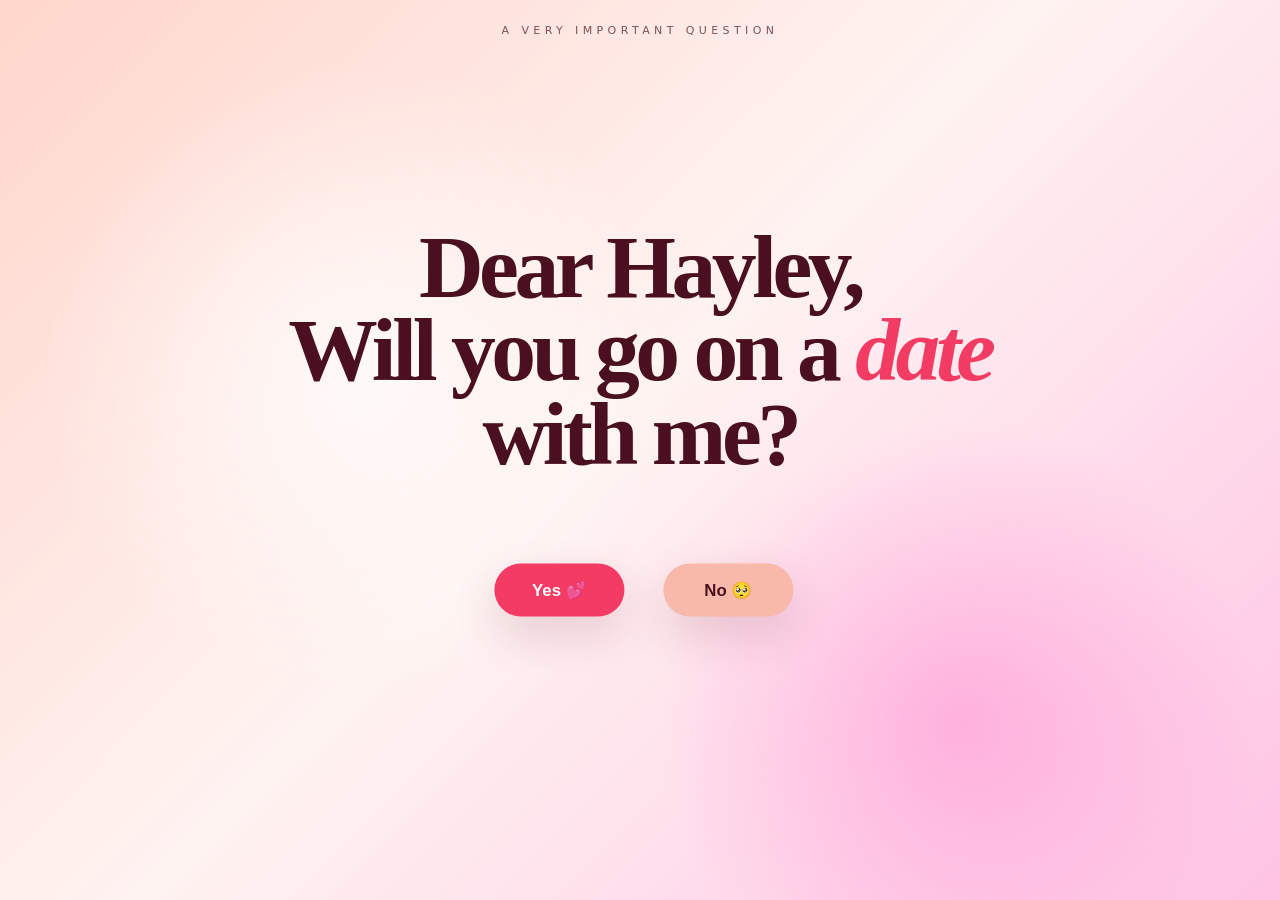
<file: index.html>
<!DOCTYPE html>
<html lang="en">
  <head>
    <meta charset="UTF-8" />
    <meta name="viewport" content="width=device-width, initial-scale=1.0" />
    <title>A Very Important Question</title>

    <link rel="stylesheet" href="styles.css" />
    <script src="script.js" defer></script>
  </head>

  <body>
    <main class="page">
      <p class="eyebrow">A VERY IMPORTANT QUESTION</p>

      <section class="hero" aria-label="Question card">
        <h1 class="title">
          Dear Hayley,<br />
          Will you go on a <span>date</span><br />
          with me?
        </h1>

        <div class="button-stage" id="button-stage">
          <button id="yes-button" class="answer answer--yes" type="button">
            Yes 💕
          </button>

          <button id="no-button" class="answer answer--no" type="button">
            No 🥺
          </button>
        </div>
      </section>
    </main>

    <div
      class="confetti-layer"
      id="confetti-layer"
      aria-hidden="true"
    ></div>
  </body>
</html>
</file>
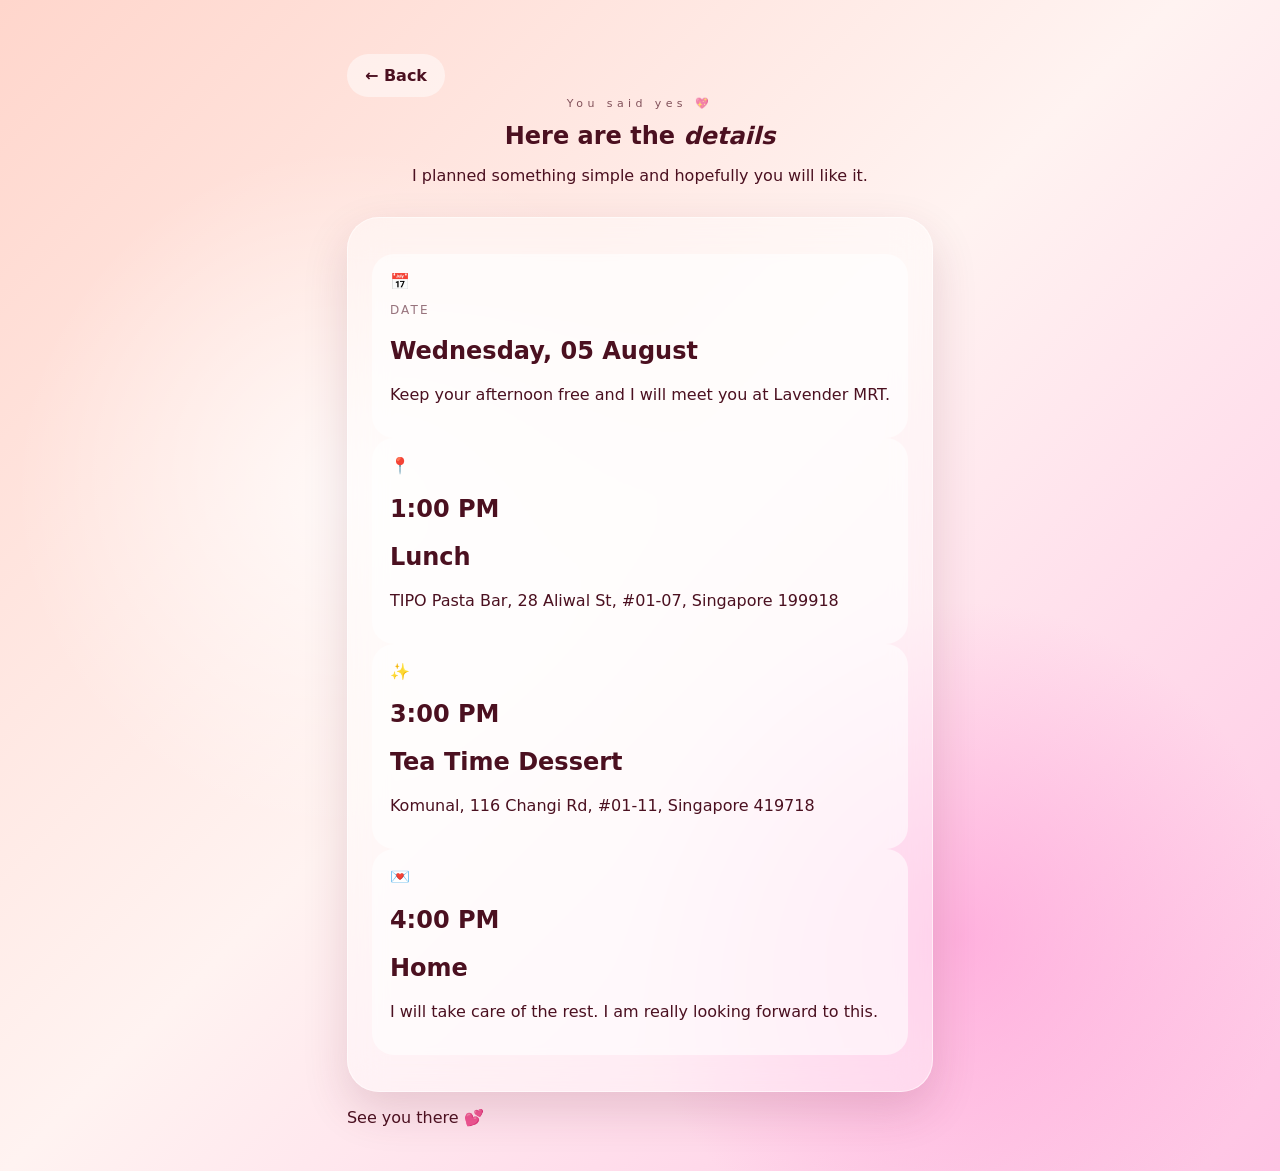
<file: date-details.html>
<!doctype html>
<html lang="en">
<head>
  <meta charset="UTF-8" />
  <meta name="viewport" content="width=device-width, initial-scale=1.0" />
  <meta name="theme-color" content="#ffe3e7" />
  <meta name="description" content="The details for our date." />
  <title>Our Date Details</title>

  <link rel="preconnect" href="https://fonts.googleapis.com" />
  <link rel="preconnect" href="https://fonts.gstatic.com" crossorigin />

  <link
    href="https://fonts.googleapis.com/css2?family=DM+Sans:wght@400;500;600&family=DM+Serif+Display:ital@0;1&display=swap"
    rel="stylesheet"
  />

  <link rel="stylesheet" href="styles.css?v=3" />
</head>

<body class="details-page">
  <main class="details-shell">
    <a class="back-link" href="index.html">← Back</a>

    <section class="details-hero">
      <p class="eyebrow">You said yes 💖</p>

      <h1>Here are the <em>details</em></h1>

      <p class="details-intro">
        I planned something simple and hopefully you will like it.
      </p>
    </section>

    <section class="details-card" aria-label="Date information">
      <article class="detail-item">
        <span class="detail-icon" aria-hidden="true">📅</span>

        <div>
          <p class="detail-label">Date</p>
          <h2>Wednesday, 05 August</h2>

          <p>
            Keep your afternoon free and I will meet you at Lavender MRT.
          </p>
        </div>
      </article>

      <article class="detail-item">
        <span class="detail-icon" aria-hidden="true">📍</span>

        <div>
          <h2>1:00 PM</h2>
          <h2>Lunch</h2>

          <p>
            TIPO Pasta Bar, 28 Aliwal St, #01-07, Singapore 199918
          </p>
        </div>
      </article>

      <article class="detail-item">
        <span class="detail-icon" aria-hidden="true">✨</span>

        <div>
          <h2>3:00 PM</h2>
          <h2>Tea Time Dessert</h2>

          <p>
            Komunal, 116 Changi Rd, #01-11, Singapore 419718
          </p>
        </div>
      </article>

      <article class="detail-item">
        <span class="detail-icon" aria-hidden="true">💌</span>

        <div>
          <h2>4:00 PM</h2>
          <h2>Home</h2>

          <p>
            I will take care of the rest. I am really looking forward to this.
          </p>
        </div>
      </article>
    </section>

    <section class="details-note">
      <p>See you there 💕</p>
    </section>
  </main>

  <script>
    if (sessionStorage.getItem('dateAccepted') === 'true') {
      document.body.classList.add('accepted-visit');
    }
  </script>
</body>
</html>
</file>
<file: styles.css>
:root {
  --background-one: #ffd6cc;
  --background-two: #fff3f1;
  --background-three: #ffc3e4;
  --text: #4b1020;
  --yes: #f43b63;
  --no: #f8b8aa;
  --shadow: 0 18px 45px rgba(103, 31, 53, 0.16);
}

* {
  box-sizing: border-box;
}

html,
body {
  margin: 0;
  min-height: 100%;
}

body {
  font-family: Inter, system-ui, -apple-system, BlinkMacSystemFont, "Segoe UI", sans-serif;
  color: var(--text);
  background:
    radial-gradient(circle at 75% 80%, rgba(255, 141, 211, 0.52), transparent 25%),
    radial-gradient(circle at 28% 42%, rgba(255, 255, 255, 0.75), transparent 30%),
    linear-gradient(135deg, var(--background-one), var(--background-two) 48%, var(--background-three));
}

.page {
  min-height: 100vh;
  display: grid;
  place-items: center;
  padding: 28px 18px;
  text-align: center;
}

.eyebrow {
  position: absolute;
  top: 24px;
  left: 0;
  right: 0;
  margin: 0;
  font-size: 11px;
  letter-spacing: 0.4em;
  color: rgba(75, 16, 32, 0.7);
}

.hero {
  width: min(920px, 100%);
}

.title {
  margin: 0;
  font-family: Georgia, "Times New Roman", serif;
  font-size: clamp(3.2rem, 7vw, 6.8rem);
  line-height: 0.93;
  letter-spacing: -0.05em;
  color: var(--text);
}

.title span {
  color: var(--yes);
  font-style: italic;
}

.subtitle {
  max-width: 540px;
  margin: 24px auto 0;
  line-height: 1.6;
  color: rgba(75, 16, 32, 0.8);
}

.button-stage {
  position: relative;
  width: min(430px, 100%);
  height: 170px;
  margin: 30px auto 0;
}

.answer {
  border: 0;
  border-radius: 999px;
  min-width: 130px;
  padding: 16px 28px;
  font-size: 1.05rem;
  font-weight: 700;
  cursor: pointer;
  box-shadow: var(--shadow);
  transition: box-shadow 0.18s ease, opacity 0.18s ease;
  user-select: none;
}

.answer:hover {
  box-shadow: 0 22px 55px rgba(103, 31, 53, 0.2);
}

.answer:focus-visible {
  outline: 3px solid rgba(75, 16, 32, 0.25);
  outline-offset: 4px;
}

/* The Yes button never moves. */
#yes-button {
  position: absolute;
  left: 50%;
  top: 50%;
  transform: translate(-112%, -50%);
  z-index: 2;
  background: var(--yes);
  color: white;
}

/* Only the No button is repositioned by JavaScript. */
#no-button {
  position: absolute;
  left: 50%;
  top: 50%;
  transform: translate(18%, -50%);
  z-index: 3;
  background: var(--no);
  color: var(--text);
}

.details-page {
  min-height: 100vh;
  display: grid;
  place-items: center;
  padding: 28px 18px;
}

.details-card {
  width: min(760px, 100%);
  padding: 36px 24px;
  text-align: center;
  border: 1px solid rgba(255, 255, 255, 0.55);
  border-radius: 32px;
  background: rgba(255, 255, 255, 0.42);
  backdrop-filter: blur(18px);
  box-shadow: var(--shadow);
}

.details-kicker {
  margin: 0 0 10px;
  font-size: 11px;
  letter-spacing: 0.4em;
  color: rgba(75, 16, 32, 0.7);
}

.details-title {
  margin: 0;
  font-family: Georgia, "Times New Roman", serif;
  font-size: clamp(2.7rem, 6vw, 4.8rem);
  line-height: 1;
}

.details-copy {
  max-width: 560px;
  margin: 18px auto 0;
  line-height: 1.7;
  color: rgba(75, 16, 32, 0.82);
}

.detail-grid {
  display: grid;
  grid-template-columns: repeat(auto-fit, minmax(190px, 1fr));
  gap: 14px;
  margin-top: 28px;
}

.detail-item {
  padding: 18px;
  text-align: left;
  border-radius: 22px;
  background: rgba(255, 255, 255, 0.58);
}

.detail-label {
  display: block;
  margin-bottom: 8px;
  font-size: 0.75rem;
  letter-spacing: 0.18em;
  text-transform: uppercase;
  color: rgba(75, 16, 32, 0.58);
}

.detail-value {
  font-size: 1.1rem;
  font-weight: 700;
  line-height: 1.45;
}

.back-link {
  display: inline-block;
  margin-top: 26px;
  padding: 12px 18px;
  border-radius: 999px;
  background: rgba(255, 255, 255, 0.5);
  color: var(--text);
  font-weight: 700;
  text-decoration: none;
}

@media (max-width: 640px) {
  .eyebrow {
    top: 18px;
    font-size: 10px;
    letter-spacing: 0.3em;
  }

  .hero {
    padding-top: 46px;
  }

  .button-stage {
    height: 210px;
  }

  #yes-button {
    left: 50%;
    top: 45%;
    transform: translate(-50%, -60px);
  }

  #no-button {
    left: 50%;
    top: 45%;
    transform: translate(-50%, 20px);
  }
}
.confetti-layer {
  position: fixed;
  inset: 0;
  z-index: 9999;
  pointer-events: none;
  overflow: hidden;
}

.confetti {
  position: absolute;
  top: -20px;
  width: 10px;
  height: 16px;
  border-radius: 2px;
  animation-name: confetti-fall;
  animation-duration: var(--duration);
  animation-timing-function: linear;
  animation-fill-mode: forwards;
}

@keyframes confetti-fall {
  from {
    transform: translate3d(0, 0, 0) rotate(0deg);
  }

  to {
    transform:
      translate3d(var(--drift), 110vh, 0)
      rotate(var(--spin));
  }
}

/* Force the details heading to be centered */
.details-hero {
  width: 100%;
  margin: 0 auto 32px !important;
  text-align: center !important;
}

.details-hero .eyebrow {
  position: static !important;
  top: auto !important;
  left: auto !important;
  right: auto !important;
  display: block;
  margin: 0 auto 12px !important;
  text-align: center !important;
}

.details-hero h1 {
  width: 100%;
  margin: 0 auto 16px !important;
  text-align: center !important;
}

.details-hero .details-intro {
  max-width: 560px;
  margin: 0 auto !important;
  text-align: center !important;
}
</file>
